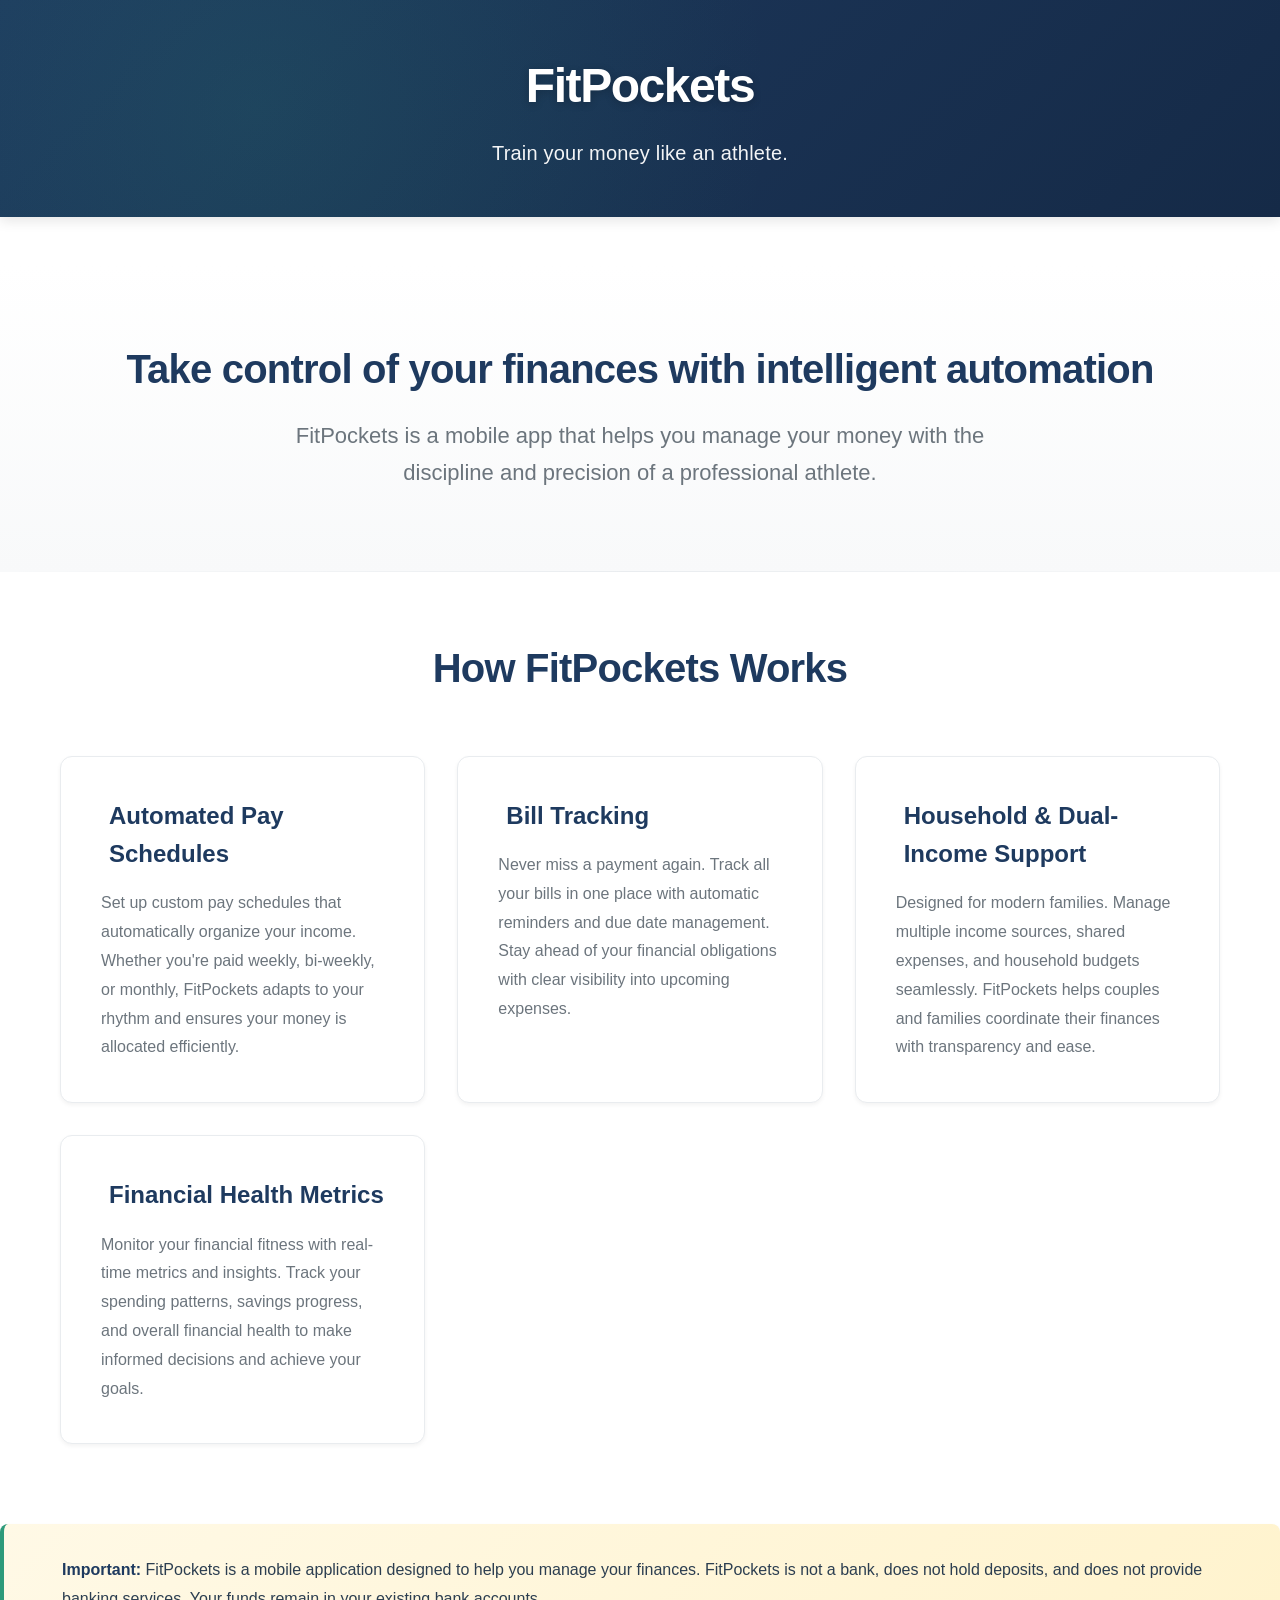
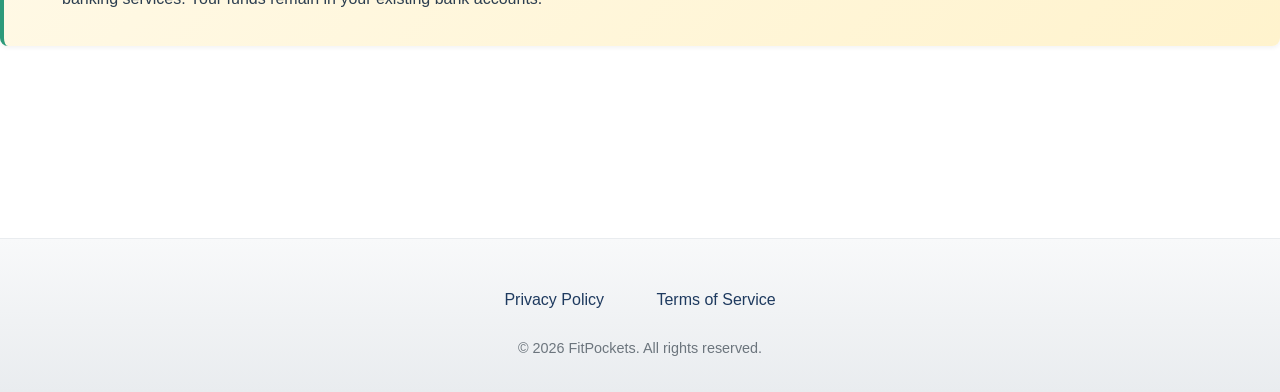
<file: index.html>
<!DOCTYPE html>
<html lang="en">
<head>
    <meta charset="UTF-8">
    <meta name="viewport" content="width=device-width, initial-scale=1.0">
    <title>FitPockets - Train your money like an athlete.</title>
    <link rel="stylesheet" href="/assets/css/style.css">
</head>
<body>
    <header>
        <div class="container">
            <h1>FitPockets</h1>
            <p class="tagline">Train your money like an athlete.</p>
        </div>
    </header>

    <main>
        <section class="hero">
            <div class="container">
                <h2>Take control of your finances with intelligent automation</h2>
                <p class="lead">FitPockets is a mobile app that helps you manage your money with the discipline and precision of a professional athlete.</p>
            </div>
        </section>

        <section class="features">
            <div class="container">
                <h2>How FitPockets Works</h2>
                <div class="feature-grid">
                    <div class="feature">
                        <h3>Automated Pay Schedules</h3>
                        <p>Set up custom pay schedules that automatically organize your income. Whether you're paid weekly, bi-weekly, or monthly, FitPockets adapts to your rhythm and ensures your money is allocated efficiently.</p>
                    </div>
                    <div class="feature">
                        <h3>Bill Tracking</h3>
                        <p>Never miss a payment again. Track all your bills in one place with automatic reminders and due date management. Stay ahead of your financial obligations with clear visibility into upcoming expenses.</p>
                    </div>
                    <div class="feature">
                        <h3>Household & Dual-Income Support</h3>
                        <p>Designed for modern families. Manage multiple income sources, shared expenses, and household budgets seamlessly. FitPockets helps couples and families coordinate their finances with transparency and ease.</p>
                    </div>
                    <div class="feature">
                        <h3>Financial Health Metrics</h3>
                        <p>Monitor your financial fitness with real-time metrics and insights. Track your spending patterns, savings progress, and overall financial health to make informed decisions and achieve your goals.</p>
                    </div>
                </div>
            </div>
        </section>

        <section class="disclaimer">
            <div class="container">
                <p><strong>Important:</strong> FitPockets is a mobile application designed to help you manage your finances. FitPockets is not a bank, does not hold deposits, and does not provide banking services. Your funds remain in your existing bank accounts.</p>
            </div>
        </section>
    </main>

    <footer>
        <div class="container">
            <nav>
                <a href="/privacy/">Privacy Policy</a>
                <a href="/terms/">Terms of Service</a>
            </nav>
            <p>&copy; 2026 FitPockets. All rights reserved.</p>
        </div>
    </footer>
</body>
</html>
</file>
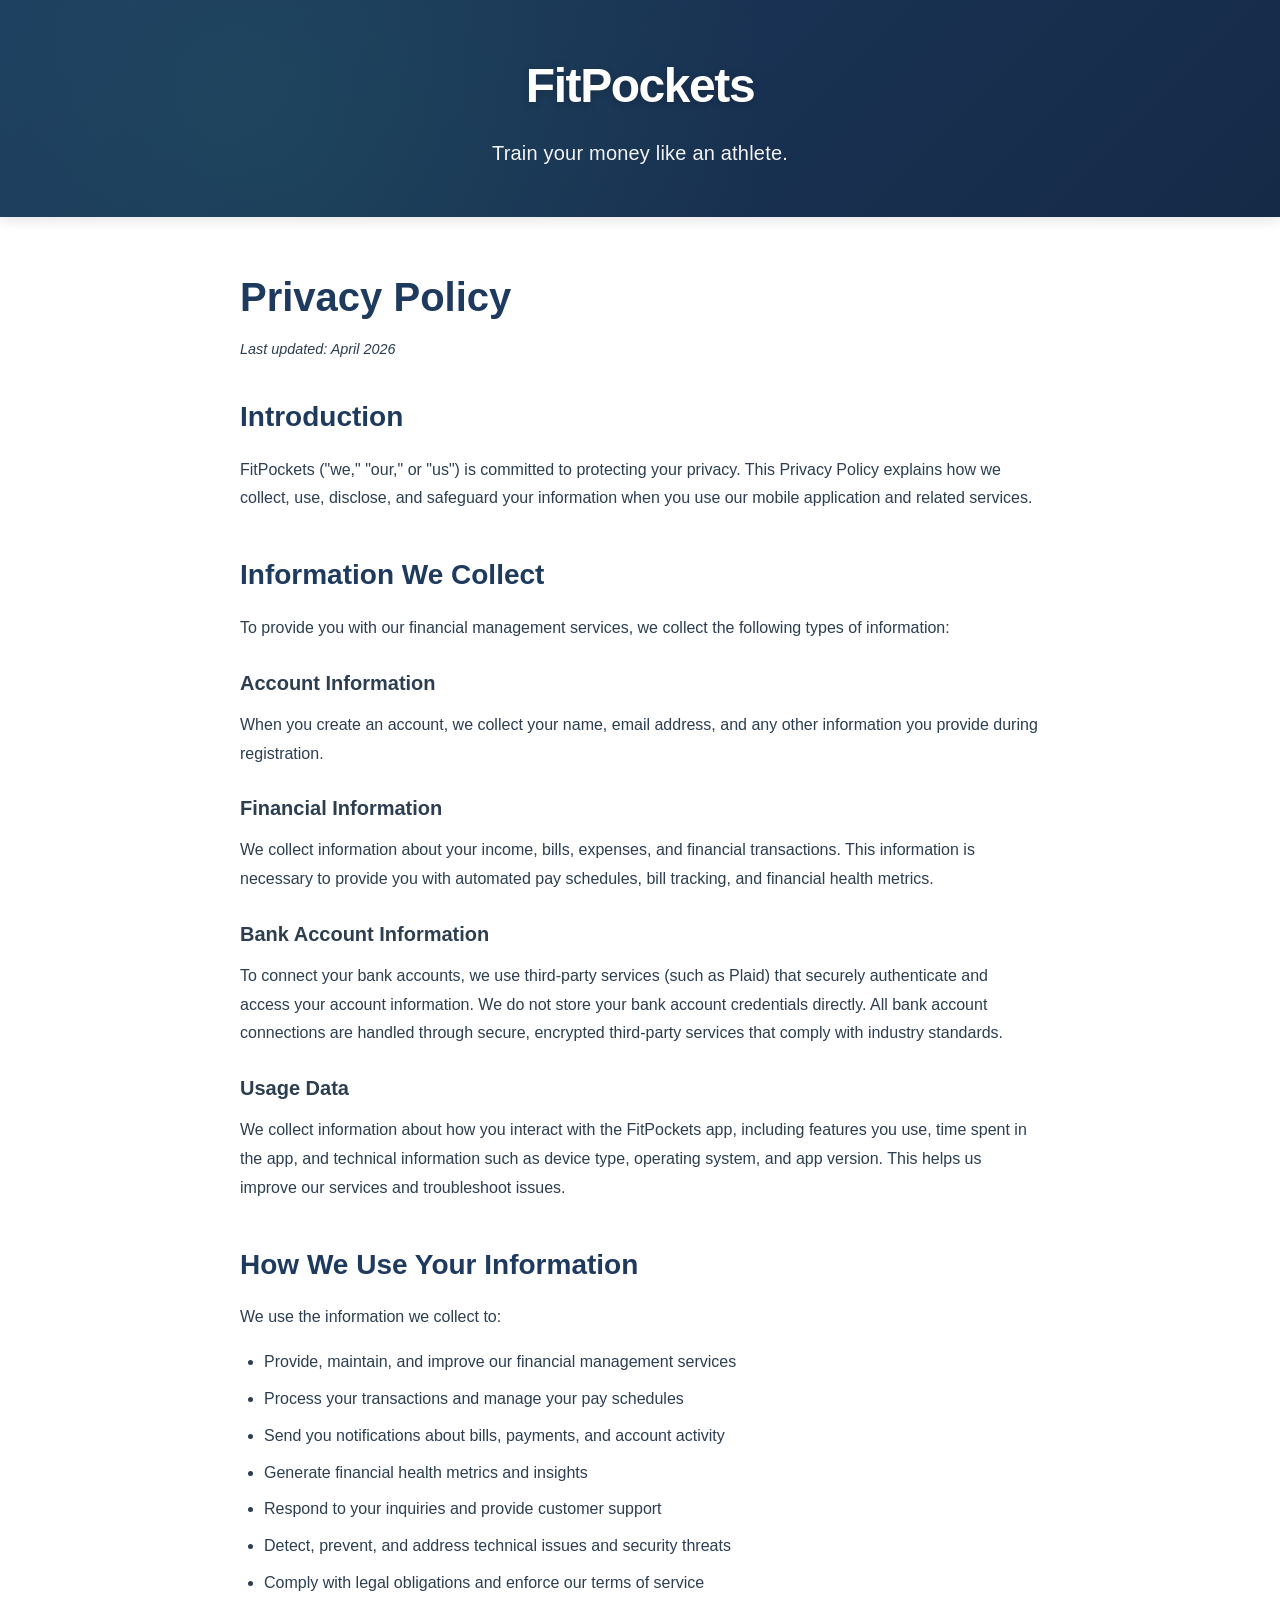
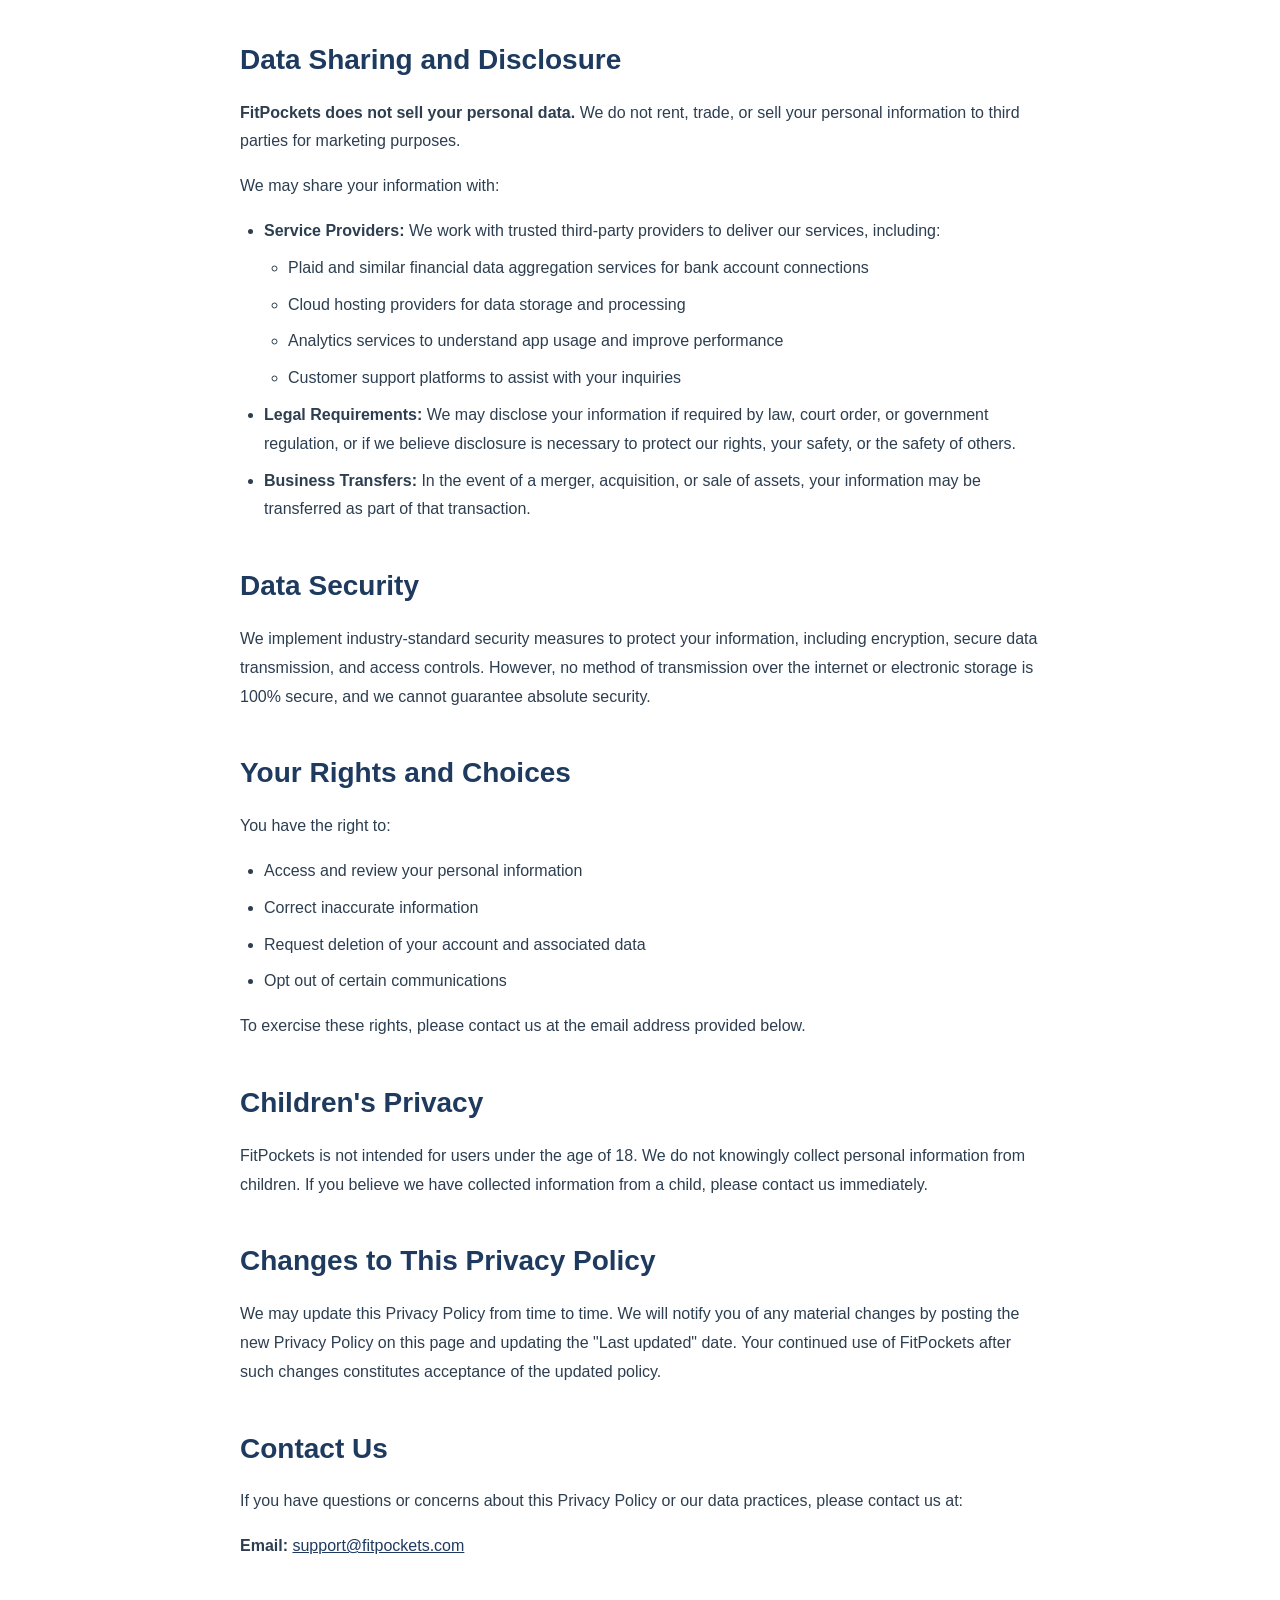
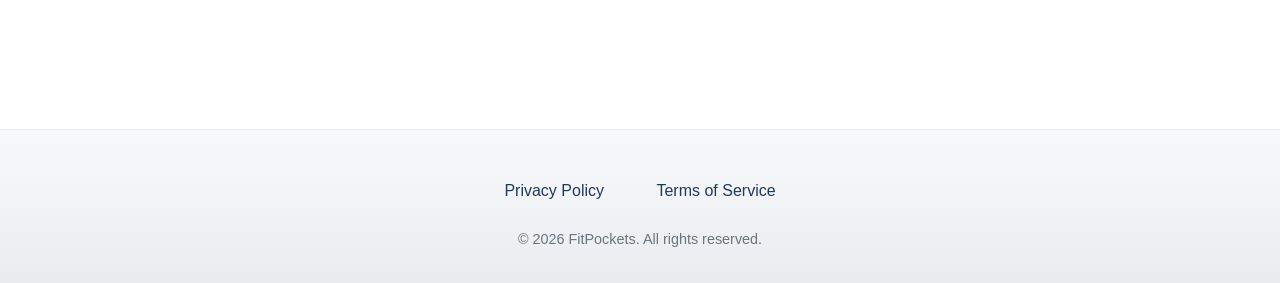
<file: privacy/index.html>
<!DOCTYPE html>
<html lang="en">
<head>
    <meta charset="UTF-8">
    <meta name="viewport" content="width=device-width, initial-scale=1.0">
    <title>Privacy Policy - FitPockets</title>
    <link rel="stylesheet" href="/assets/css/style.css">
</head>
<body>
    <header>
        <div class="container">
            <h1><a href="/">FitPockets</a></h1>
            <p class="tagline">Train your money like an athlete.</p>
        </div>
    </header>

    <main>
        <div class="container">
            <article class="legal-page">
                <h1>Privacy Policy</h1>
                <p class="last-updated">Last updated: April 2026</p>

                <section>
                    <h2>Introduction</h2>
                    <p>FitPockets ("we," "our," or "us") is committed to protecting your privacy. This Privacy Policy explains how we collect, use, disclose, and safeguard your information when you use our mobile application and related services.</p>
                </section>

                <section>
                    <h2>Information We Collect</h2>
                    <p>To provide you with our financial management services, we collect the following types of information:</p>
                    
                    <h3>Account Information</h3>
                    <p>When you create an account, we collect your name, email address, and any other information you provide during registration.</p>

                    <h3>Financial Information</h3>
                    <p>We collect information about your income, bills, expenses, and financial transactions. This information is necessary to provide you with automated pay schedules, bill tracking, and financial health metrics.</p>

                    <h3>Bank Account Information</h3>
                    <p>To connect your bank accounts, we use third-party services (such as Plaid) that securely authenticate and access your account information. We do not store your bank account credentials directly. All bank account connections are handled through secure, encrypted third-party services that comply with industry standards.</p>

                    <h3>Usage Data</h3>
                    <p>We collect information about how you interact with the FitPockets app, including features you use, time spent in the app, and technical information such as device type, operating system, and app version. This helps us improve our services and troubleshoot issues.</p>
                </section>

                <section>
                    <h2>How We Use Your Information</h2>
                    <p>We use the information we collect to:</p>
                    <ul>
                        <li>Provide, maintain, and improve our financial management services</li>
                        <li>Process your transactions and manage your pay schedules</li>
                        <li>Send you notifications about bills, payments, and account activity</li>
                        <li>Generate financial health metrics and insights</li>
                        <li>Respond to your inquiries and provide customer support</li>
                        <li>Detect, prevent, and address technical issues and security threats</li>
                        <li>Comply with legal obligations and enforce our terms of service</li>
                    </ul>
                </section>

                <section>
                    <h2>Data Sharing and Disclosure</h2>
                    <p><strong>FitPockets does not sell your personal data.</strong> We do not rent, trade, or sell your personal information to third parties for marketing purposes.</p>

                    <p>We may share your information with:</p>
                    <ul>
                        <li><strong>Service Providers:</strong> We work with trusted third-party providers to deliver our services, including:
                            <ul>
                                <li>Plaid and similar financial data aggregation services for bank account connections</li>
                                <li>Cloud hosting providers for data storage and processing</li>
                                <li>Analytics services to understand app usage and improve performance</li>
                                <li>Customer support platforms to assist with your inquiries</li>
                            </ul>
                        </li>
                        <li><strong>Legal Requirements:</strong> We may disclose your information if required by law, court order, or government regulation, or if we believe disclosure is necessary to protect our rights, your safety, or the safety of others.</li>
                        <li><strong>Business Transfers:</strong> In the event of a merger, acquisition, or sale of assets, your information may be transferred as part of that transaction.</li>
                    </ul>
                </section>

                <section>
                    <h2>Data Security</h2>
                    <p>We implement industry-standard security measures to protect your information, including encryption, secure data transmission, and access controls. However, no method of transmission over the internet or electronic storage is 100% secure, and we cannot guarantee absolute security.</p>
                </section>

                <section>
                    <h2>Your Rights and Choices</h2>
                    <p>You have the right to:</p>
                    <ul>
                        <li>Access and review your personal information</li>
                        <li>Correct inaccurate information</li>
                        <li>Request deletion of your account and associated data</li>
                        <li>Opt out of certain communications</li>
                    </ul>
                    <p>To exercise these rights, please contact us at the email address provided below.</p>
                </section>

                <section>
                    <h2>Children's Privacy</h2>
                    <p>FitPockets is not intended for users under the age of 18. We do not knowingly collect personal information from children. If you believe we have collected information from a child, please contact us immediately.</p>
                </section>

                <section>
                    <h2>Changes to This Privacy Policy</h2>
                    <p>We may update this Privacy Policy from time to time. We will notify you of any material changes by posting the new Privacy Policy on this page and updating the "Last updated" date. Your continued use of FitPockets after such changes constitutes acceptance of the updated policy.</p>
                </section>

                <section>
                    <h2>Contact Us</h2>
                    <p>If you have questions or concerns about this Privacy Policy or our data practices, please contact us at:</p>
                    <p><strong>Email:</strong> <a href="mailto:support@fitpockets.com">support@fitpockets.com</a></p>
                </section>
            </article>
        </div>
    </main>

    <footer>
        <div class="container">
            <nav>
                <a href="/privacy/">Privacy Policy</a>
                <a href="/terms/">Terms of Service</a>
            </nav>
            <p>&copy; 2026 FitPockets. All rights reserved.</p>
        </div>
    </footer>
</body>
</html>
</file>
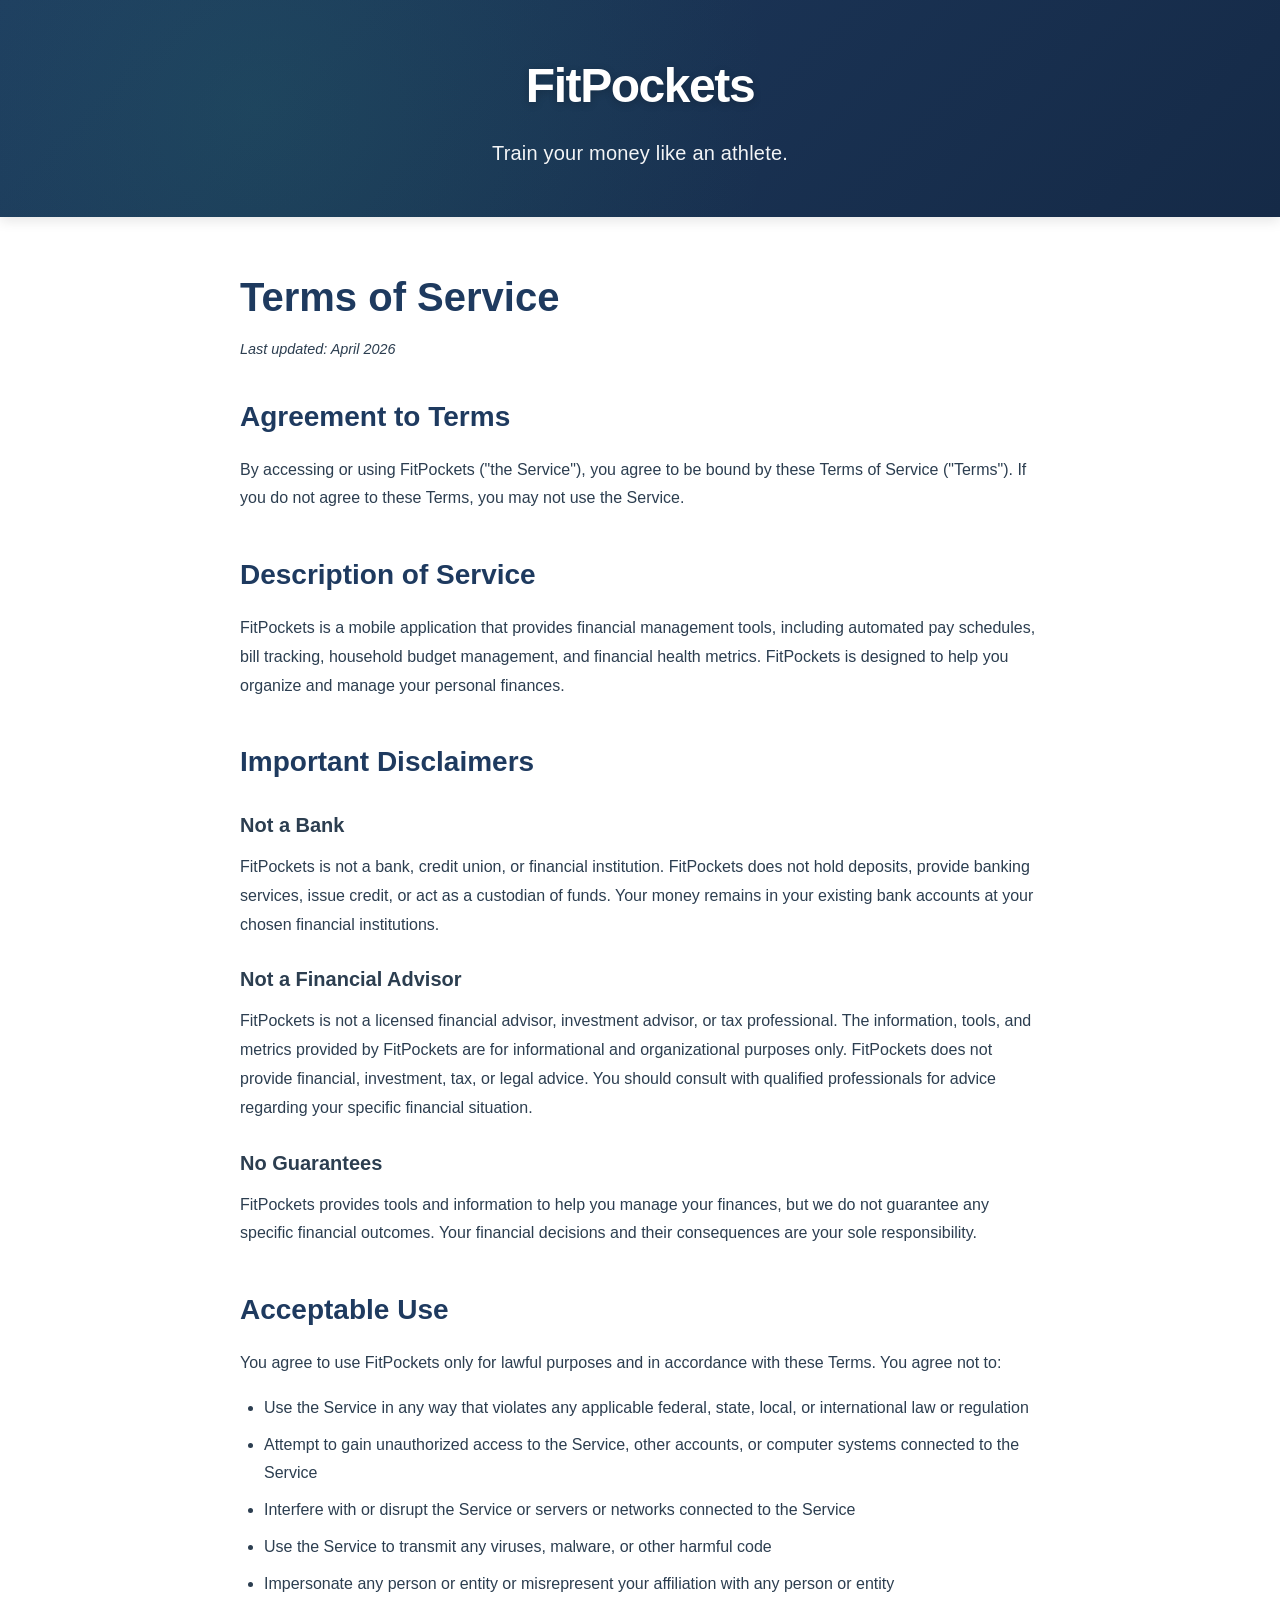
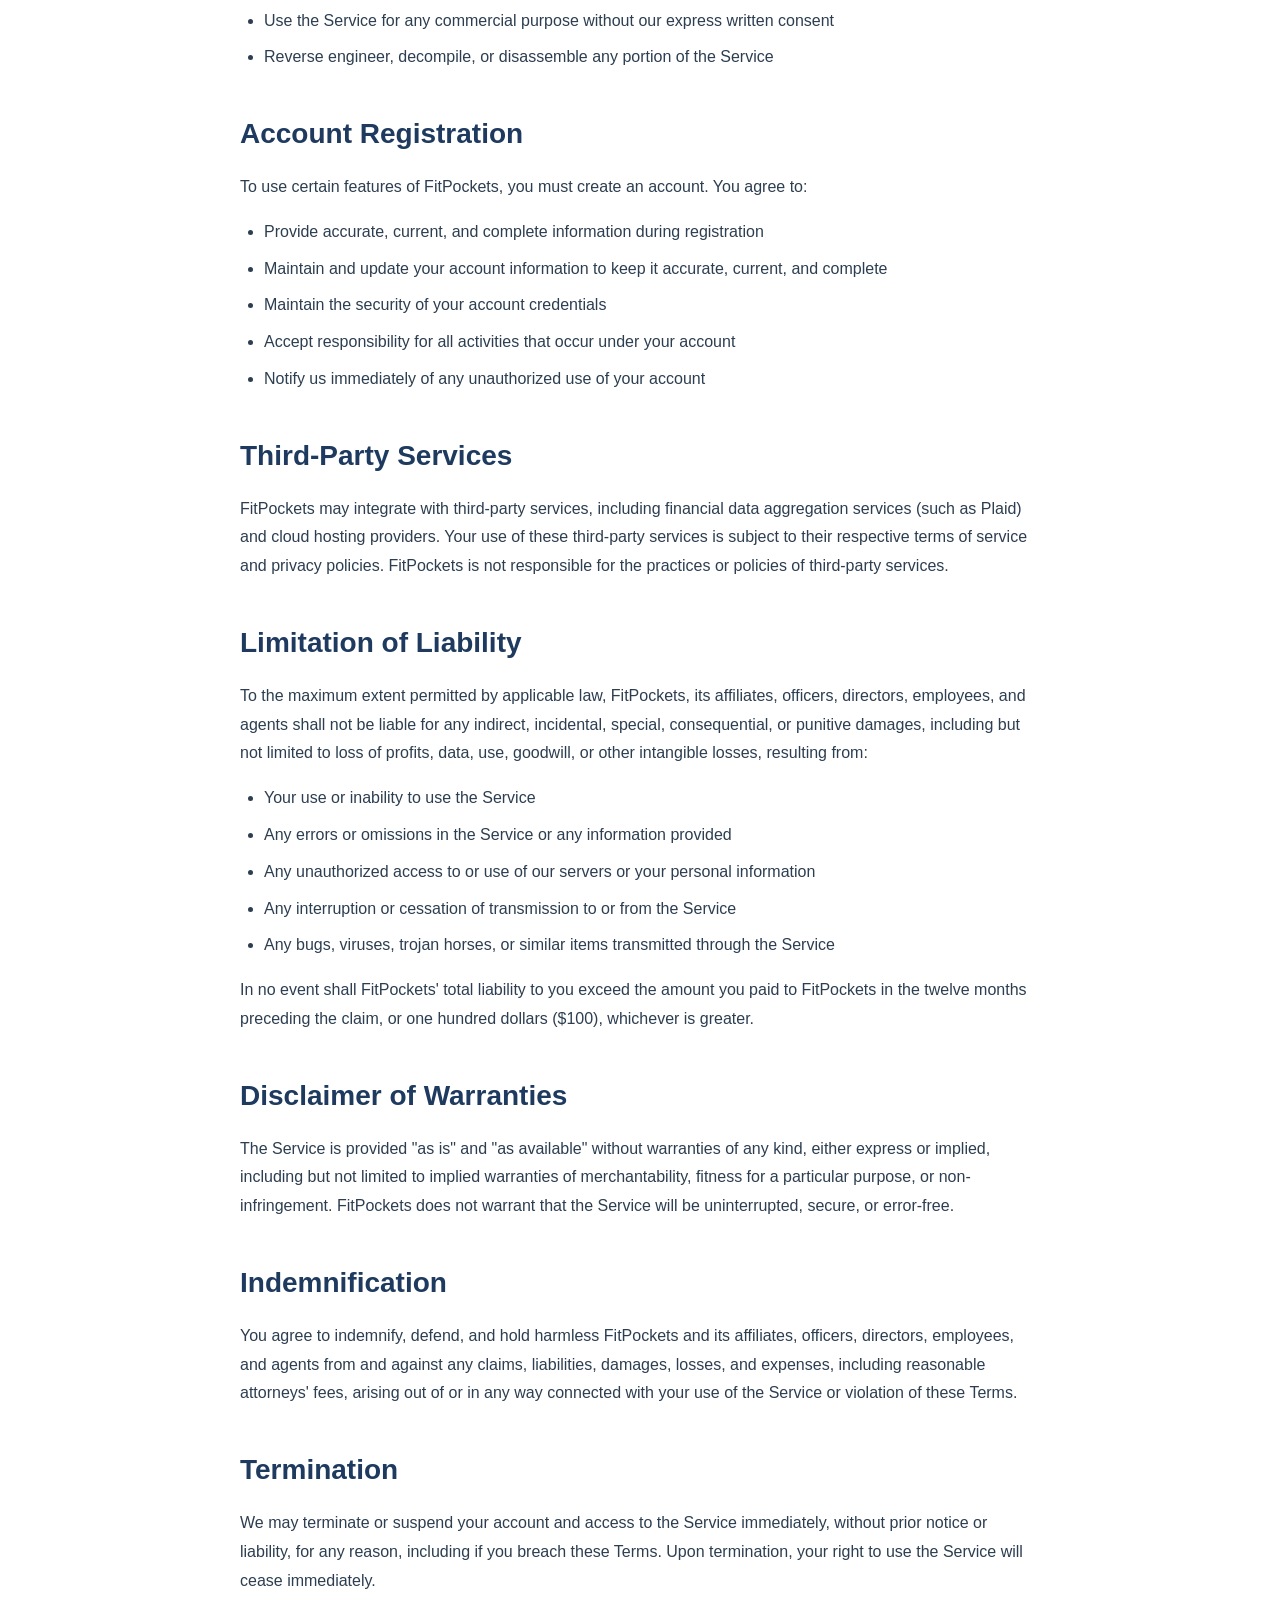
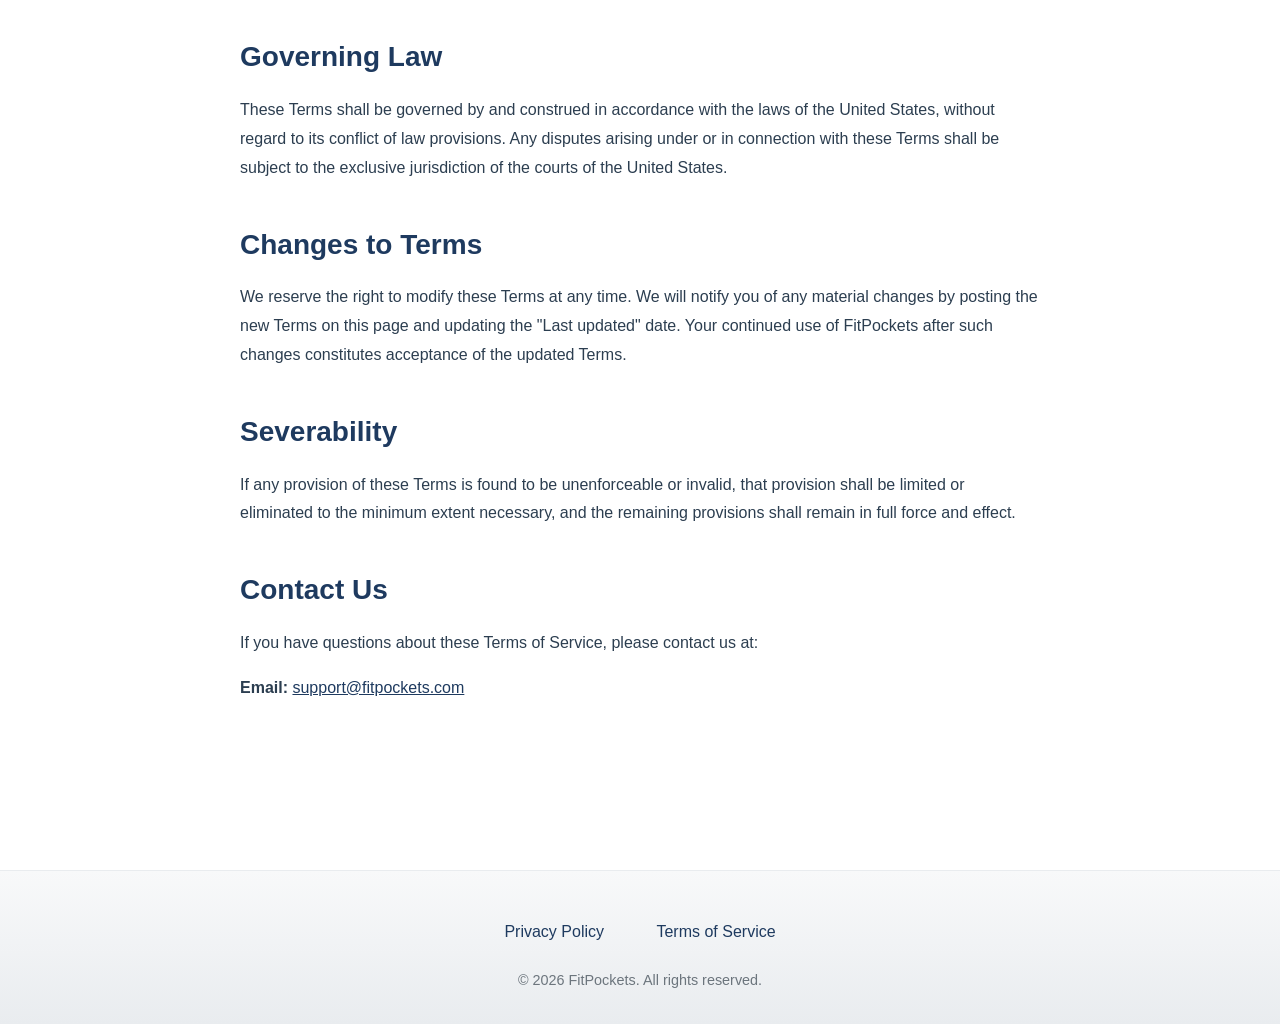
<file: terms/index.html>
<!DOCTYPE html>
<html lang="en">
<head>
    <meta charset="UTF-8">
    <meta name="viewport" content="width=device-width, initial-scale=1.0">
    <title>Terms of Service - FitPockets</title>
    <link rel="stylesheet" href="/assets/css/style.css">
</head>
<body>
    <header>
        <div class="container">
            <h1><a href="/">FitPockets</a></h1>
            <p class="tagline">Train your money like an athlete.</p>
        </div>
    </header>

    <main>
        <div class="container">
            <article class="legal-page">
                <h1>Terms of Service</h1>
                <p class="last-updated">Last updated: April 2026</p>

                <section>
                    <h2>Agreement to Terms</h2>
                    <p>By accessing or using FitPockets ("the Service"), you agree to be bound by these Terms of Service ("Terms"). If you do not agree to these Terms, you may not use the Service.</p>
                </section>

                <section>
                    <h2>Description of Service</h2>
                    <p>FitPockets is a mobile application that provides financial management tools, including automated pay schedules, bill tracking, household budget management, and financial health metrics. FitPockets is designed to help you organize and manage your personal finances.</p>
                </section>

                <section>
                    <h2>Important Disclaimers</h2>
                    
                    <h3>Not a Bank</h3>
                    <p>FitPockets is not a bank, credit union, or financial institution. FitPockets does not hold deposits, provide banking services, issue credit, or act as a custodian of funds. Your money remains in your existing bank accounts at your chosen financial institutions.</p>

                    <h3>Not a Financial Advisor</h3>
                    <p>FitPockets is not a licensed financial advisor, investment advisor, or tax professional. The information, tools, and metrics provided by FitPockets are for informational and organizational purposes only. FitPockets does not provide financial, investment, tax, or legal advice. You should consult with qualified professionals for advice regarding your specific financial situation.</p>

                    <h3>No Guarantees</h3>
                    <p>FitPockets provides tools and information to help you manage your finances, but we do not guarantee any specific financial outcomes. Your financial decisions and their consequences are your sole responsibility.</p>
                </section>

                <section>
                    <h2>Acceptable Use</h2>
                    <p>You agree to use FitPockets only for lawful purposes and in accordance with these Terms. You agree not to:</p>
                    <ul>
                        <li>Use the Service in any way that violates any applicable federal, state, local, or international law or regulation</li>
                        <li>Attempt to gain unauthorized access to the Service, other accounts, or computer systems connected to the Service</li>
                        <li>Interfere with or disrupt the Service or servers or networks connected to the Service</li>
                        <li>Use the Service to transmit any viruses, malware, or other harmful code</li>
                        <li>Impersonate any person or entity or misrepresent your affiliation with any person or entity</li>
                        <li>Use the Service for any commercial purpose without our express written consent</li>
                        <li>Reverse engineer, decompile, or disassemble any portion of the Service</li>
                    </ul>
                </section>

                <section>
                    <h2>Account Registration</h2>
                    <p>To use certain features of FitPockets, you must create an account. You agree to:</p>
                    <ul>
                        <li>Provide accurate, current, and complete information during registration</li>
                        <li>Maintain and update your account information to keep it accurate, current, and complete</li>
                        <li>Maintain the security of your account credentials</li>
                        <li>Accept responsibility for all activities that occur under your account</li>
                        <li>Notify us immediately of any unauthorized use of your account</li>
                    </ul>
                </section>

                <section>
                    <h2>Third-Party Services</h2>
                    <p>FitPockets may integrate with third-party services, including financial data aggregation services (such as Plaid) and cloud hosting providers. Your use of these third-party services is subject to their respective terms of service and privacy policies. FitPockets is not responsible for the practices or policies of third-party services.</p>
                </section>

                <section>
                    <h2>Limitation of Liability</h2>
                    <p>To the maximum extent permitted by applicable law, FitPockets, its affiliates, officers, directors, employees, and agents shall not be liable for any indirect, incidental, special, consequential, or punitive damages, including but not limited to loss of profits, data, use, goodwill, or other intangible losses, resulting from:</p>
                    <ul>
                        <li>Your use or inability to use the Service</li>
                        <li>Any errors or omissions in the Service or any information provided</li>
                        <li>Any unauthorized access to or use of our servers or your personal information</li>
                        <li>Any interruption or cessation of transmission to or from the Service</li>
                        <li>Any bugs, viruses, trojan horses, or similar items transmitted through the Service</li>
                    </ul>
                    <p>In no event shall FitPockets' total liability to you exceed the amount you paid to FitPockets in the twelve months preceding the claim, or one hundred dollars ($100), whichever is greater.</p>
                </section>

                <section>
                    <h2>Disclaimer of Warranties</h2>
                    <p>The Service is provided "as is" and "as available" without warranties of any kind, either express or implied, including but not limited to implied warranties of merchantability, fitness for a particular purpose, or non-infringement. FitPockets does not warrant that the Service will be uninterrupted, secure, or error-free.</p>
                </section>

                <section>
                    <h2>Indemnification</h2>
                    <p>You agree to indemnify, defend, and hold harmless FitPockets and its affiliates, officers, directors, employees, and agents from and against any claims, liabilities, damages, losses, and expenses, including reasonable attorneys' fees, arising out of or in any way connected with your use of the Service or violation of these Terms.</p>
                </section>

                <section>
                    <h2>Termination</h2>
                    <p>We may terminate or suspend your account and access to the Service immediately, without prior notice or liability, for any reason, including if you breach these Terms. Upon termination, your right to use the Service will cease immediately.</p>
                </section>

                <section>
                    <h2>Governing Law</h2>
                    <p>These Terms shall be governed by and construed in accordance with the laws of the United States, without regard to its conflict of law provisions. Any disputes arising under or in connection with these Terms shall be subject to the exclusive jurisdiction of the courts of the United States.</p>
                </section>

                <section>
                    <h2>Changes to Terms</h2>
                    <p>We reserve the right to modify these Terms at any time. We will notify you of any material changes by posting the new Terms on this page and updating the "Last updated" date. Your continued use of FitPockets after such changes constitutes acceptance of the updated Terms.</p>
                </section>

                <section>
                    <h2>Severability</h2>
                    <p>If any provision of these Terms is found to be unenforceable or invalid, that provision shall be limited or eliminated to the minimum extent necessary, and the remaining provisions shall remain in full force and effect.</p>
                </section>

                <section>
                    <h2>Contact Us</h2>
                    <p>If you have questions about these Terms of Service, please contact us at:</p>
                    <p><strong>Email:</strong> <a href="mailto:support@fitpockets.com">support@fitpockets.com</a></p>
                </section>
            </article>
        </div>
    </main>

    <footer>
        <div class="container">
            <nav>
                <a href="/privacy/">Privacy Policy</a>
                <a href="/terms/">Terms of Service</a>
            </nav>
            <p>&copy; 2026 FitPockets. All rights reserved.</p>
        </div>
    </footer>
</body>
</html>
</file>
<file: assets/css/style.css>
/* Reset and Base Styles */
* {
    margin: 0;
    padding: 0;
    box-sizing: border-box;
}

:root {
    --primary-color: #1e3a5f;
    --primary-dark: #152a47;
    --primary-light: #2a4d7a;
    --accent-color: #2d9a7a;
    --accent-light: #3db896;
    --accent-dark: #247a63;
    --text-color: #2c3e50;
    --text-light: #6c757d;
    --bg-color: #ffffff;
    --bg-light: #f8f9fa;
    --bg-gradient: linear-gradient(135deg, #667eea 0%, #764ba2 100%);
    --border-color: #e9ecef;
    --link-color: #1e3a5f;
    --link-hover: #2d9a7a;
    --shadow-sm: 0 2px 4px rgba(0, 0, 0, 0.05);
    --shadow-md: 0 4px 12px rgba(0, 0, 0, 0.1);
    --shadow-lg: 0 8px 24px rgba(0, 0, 0, 0.12);
}

body {
    font-family: -apple-system, BlinkMacSystemFont, "Segoe UI", Roboto, "Helvetica Neue", Arial, sans-serif;
    line-height: 1.6;
    color: var(--text-color);
    background-color: var(--bg-color);
    font-size: 16px;
    -webkit-font-smoothing: antialiased;
    -moz-osx-font-smoothing: grayscale;
}

/* Container */
.container {
    max-width: 1200px;
    margin: 0 auto;
    padding: 0 20px;
}

/* Header */
header {
    background: linear-gradient(135deg, var(--primary-color) 0%, var(--primary-dark) 100%);
    color: white;
    padding: 3rem 0;
    text-align: center;
    box-shadow: var(--shadow-md);
    position: relative;
    overflow: hidden;
}

header::before {
    content: '';
    position: absolute;
    top: 0;
    left: 0;
    right: 0;
    bottom: 0;
    background: radial-gradient(circle at 20% 50%, rgba(45, 154, 122, 0.15) 0%, transparent 50%);
    pointer-events: none;
}

header .container {
    position: relative;
    z-index: 1;
}

header h1 {
    font-size: 3rem;
    font-weight: 700;
    margin-bottom: 0.75rem;
    letter-spacing: -0.03em;
    text-shadow: 0 2px 8px rgba(0, 0, 0, 0.2);
}

header h1 a {
    color: white;
    text-decoration: none;
    transition: opacity 0.3s ease;
}

header h1 a:hover {
    opacity: 0.9;
}

.tagline {
    font-size: 1.25rem;
    font-weight: 400;
    opacity: 0.95;
    margin: 0;
    letter-spacing: 0.01em;
}

/* Main Content */
main {
    min-height: calc(100vh - 300px);
    padding: 3rem 0;
}

/* Hero Section */
.hero {
    text-align: center;
    padding: 5rem 0;
    background: linear-gradient(180deg, #ffffff 0%, #f8f9fa 100%);
    margin-bottom: 4rem;
    position: relative;
}

.hero::after {
    content: '';
    position: absolute;
    bottom: 0;
    left: 0;
    right: 0;
    height: 1px;
    background: linear-gradient(90deg, transparent, var(--border-color), transparent);
}

.hero h2 {
    font-size: 2.5rem;
    font-weight: 700;
    color: var(--primary-color);
    margin-bottom: 1.5rem;
    line-height: 1.2;
    letter-spacing: -0.02em;
}

.lead {
    font-size: 1.375rem;
    color: var(--text-light);
    max-width: 750px;
    margin: 0 auto;
    line-height: 1.7;
    font-weight: 400;
}

/* Features Section */
.features {
    margin-bottom: 5rem;
}

.features h2 {
    font-size: 2.5rem;
    font-weight: 700;
    color: var(--primary-color);
    text-align: center;
    margin-bottom: 3.5rem;
    letter-spacing: -0.02em;
}

.feature-grid {
    display: grid;
    grid-template-columns: repeat(auto-fit, minmax(280px, 1fr));
    gap: 2rem;
}

.feature {
    padding: 2.5rem;
    background-color: white;
    border-radius: 12px;
    border: 1px solid var(--border-color);
    box-shadow: var(--shadow-sm);
    transition: all 0.3s ease;
    position: relative;
    overflow: hidden;
}

.feature::before {
    content: '';
    position: absolute;
    top: 0;
    left: 0;
    width: 4px;
    height: 100%;
    background: linear-gradient(180deg, var(--accent-color), var(--accent-light));
    transform: scaleY(0);
    transition: transform 0.3s ease;
}

.feature:hover {
    transform: translateY(-4px);
    box-shadow: var(--shadow-lg);
    border-color: var(--accent-color);
}

.feature:hover::before {
    transform: scaleY(1);
}

.feature h3 {
    font-size: 1.5rem;
    font-weight: 600;
    color: var(--primary-color);
    margin-bottom: 1rem;
    position: relative;
    padding-left: 0.5rem;
}

.feature p {
    color: var(--text-light);
    line-height: 1.8;
    font-size: 1rem;
}

/* Disclaimer Section */
.disclaimer {
    background: linear-gradient(135deg, #fff9e6 0%, #fff3cd 100%);
    border-left: 4px solid var(--accent-color);
    padding: 2rem;
    margin: 4rem 0;
    border-radius: 8px;
    box-shadow: var(--shadow-sm);
}

.disclaimer p {
    margin: 0;
    color: var(--text-color);
    line-height: 1.8;
    font-size: 1rem;
}

.disclaimer strong {
    color: var(--primary-color);
}

/* Legal Pages */
.legal-page {
    max-width: 800px;
    margin: 0 auto;
}

.legal-page > h1 {
    font-size: 2.5rem;
    font-weight: 700;
    color: var(--primary-color);
    margin-bottom: 0.5rem;
}

.last-updated {
    color: var(--text-light);
    font-size: 0.9rem;
    margin-bottom: 2rem;
    font-style: italic;
}

.legal-page section {
    margin-bottom: 2.5rem;
}

.legal-page h2 {
    font-size: 1.75rem;
    font-weight: 600;
    color: var(--primary-color);
    margin-top: 2rem;
    margin-bottom: 1rem;
}

.legal-page h3 {
    font-size: 1.25rem;
    font-weight: 600;
    color: var(--text-color);
    margin-top: 1.5rem;
    margin-bottom: 0.75rem;
}

.legal-page p {
    margin-bottom: 1rem;
    line-height: 1.8;
    color: var(--text-color);
}

.legal-page ul {
    margin-left: 1.5rem;
    margin-bottom: 1rem;
    line-height: 1.8;
}

.legal-page ul ul {
    margin-top: 0.5rem;
    margin-bottom: 0.5rem;
}

.legal-page li {
    margin-bottom: 0.5rem;
    color: var(--text-color);
}

.legal-page a {
    color: var(--link-color);
    text-decoration: underline;
}

.legal-page a:hover {
    color: var(--link-hover);
}

/* Footer */
footer {
    background: linear-gradient(180deg, var(--bg-light) 0%, #e9ecef 100%);
    border-top: 1px solid var(--border-color);
    padding: 3rem 0 2rem;
    margin-top: 5rem;
}

footer .container {
    text-align: center;
}

footer nav {
    margin-bottom: 1.5rem;
}

footer nav a {
    color: var(--link-color);
    text-decoration: none;
    margin: 0 1.5rem;
    font-weight: 500;
    font-size: 1rem;
    transition: color 0.3s ease;
    position: relative;
}

footer nav a::after {
    content: '';
    position: absolute;
    bottom: -4px;
    left: 0;
    width: 0;
    height: 2px;
    background: var(--accent-color);
    transition: width 0.3s ease;
}

footer nav a:hover {
    color: var(--link-hover);
}

footer nav a:hover::after {
    width: 100%;
}

footer p {
    color: var(--text-light);
    font-size: 0.9rem;
    margin: 0;
}

/* Responsive Design */
@media (max-width: 768px) {
    header {
        padding: 2.5rem 0;
    }

    header h1 {
        font-size: 2.25rem;
    }

    .tagline {
        font-size: 1.125rem;
    }

    .hero {
        padding: 3.5rem 0;
    }

    .hero h2 {
        font-size: 1.75rem;
    }

    .lead {
        font-size: 1.125rem;
    }

    .features {
        margin-bottom: 3rem;
    }

    .features h2 {
        font-size: 2rem;
        margin-bottom: 2.5rem;
    }

    .feature-grid {
        grid-template-columns: 1fr;
        gap: 1.5rem;
    }

    .feature {
        padding: 2rem;
    }

    .legal-page > h1 {
        font-size: 2rem;
    }

    .legal-page h2 {
        font-size: 1.5rem;
    }

    .legal-page h3 {
        font-size: 1.125rem;
    }

    footer {
        padding: 2.5rem 0 1.5rem;
    }

    footer nav a {
        display: block;
        margin: 0.75rem 0;
    }

    .container {
        padding: 0 15px;
    }

    main {
        padding: 2rem 0;
    }

    .disclaimer {
        padding: 1.5rem;
        margin: 3rem 0;
    }
}

@media (max-width: 480px) {
    header {
        padding: 2rem 0;
    }

    header h1 {
        font-size: 1.875rem;
    }

    .tagline {
        font-size: 1rem;
    }

    .hero {
        padding: 2.5rem 0;
    }

    .hero h2 {
        font-size: 1.5rem;
    }

    .lead {
        font-size: 1rem;
    }

    .features h2 {
        font-size: 1.75rem;
        margin-bottom: 2rem;
    }

    .feature {
        padding: 1.75rem;
    }

    .feature h3 {
        font-size: 1.25rem;
    }

    .disclaimer {
        padding: 1.25rem;
    }
}
</file>
